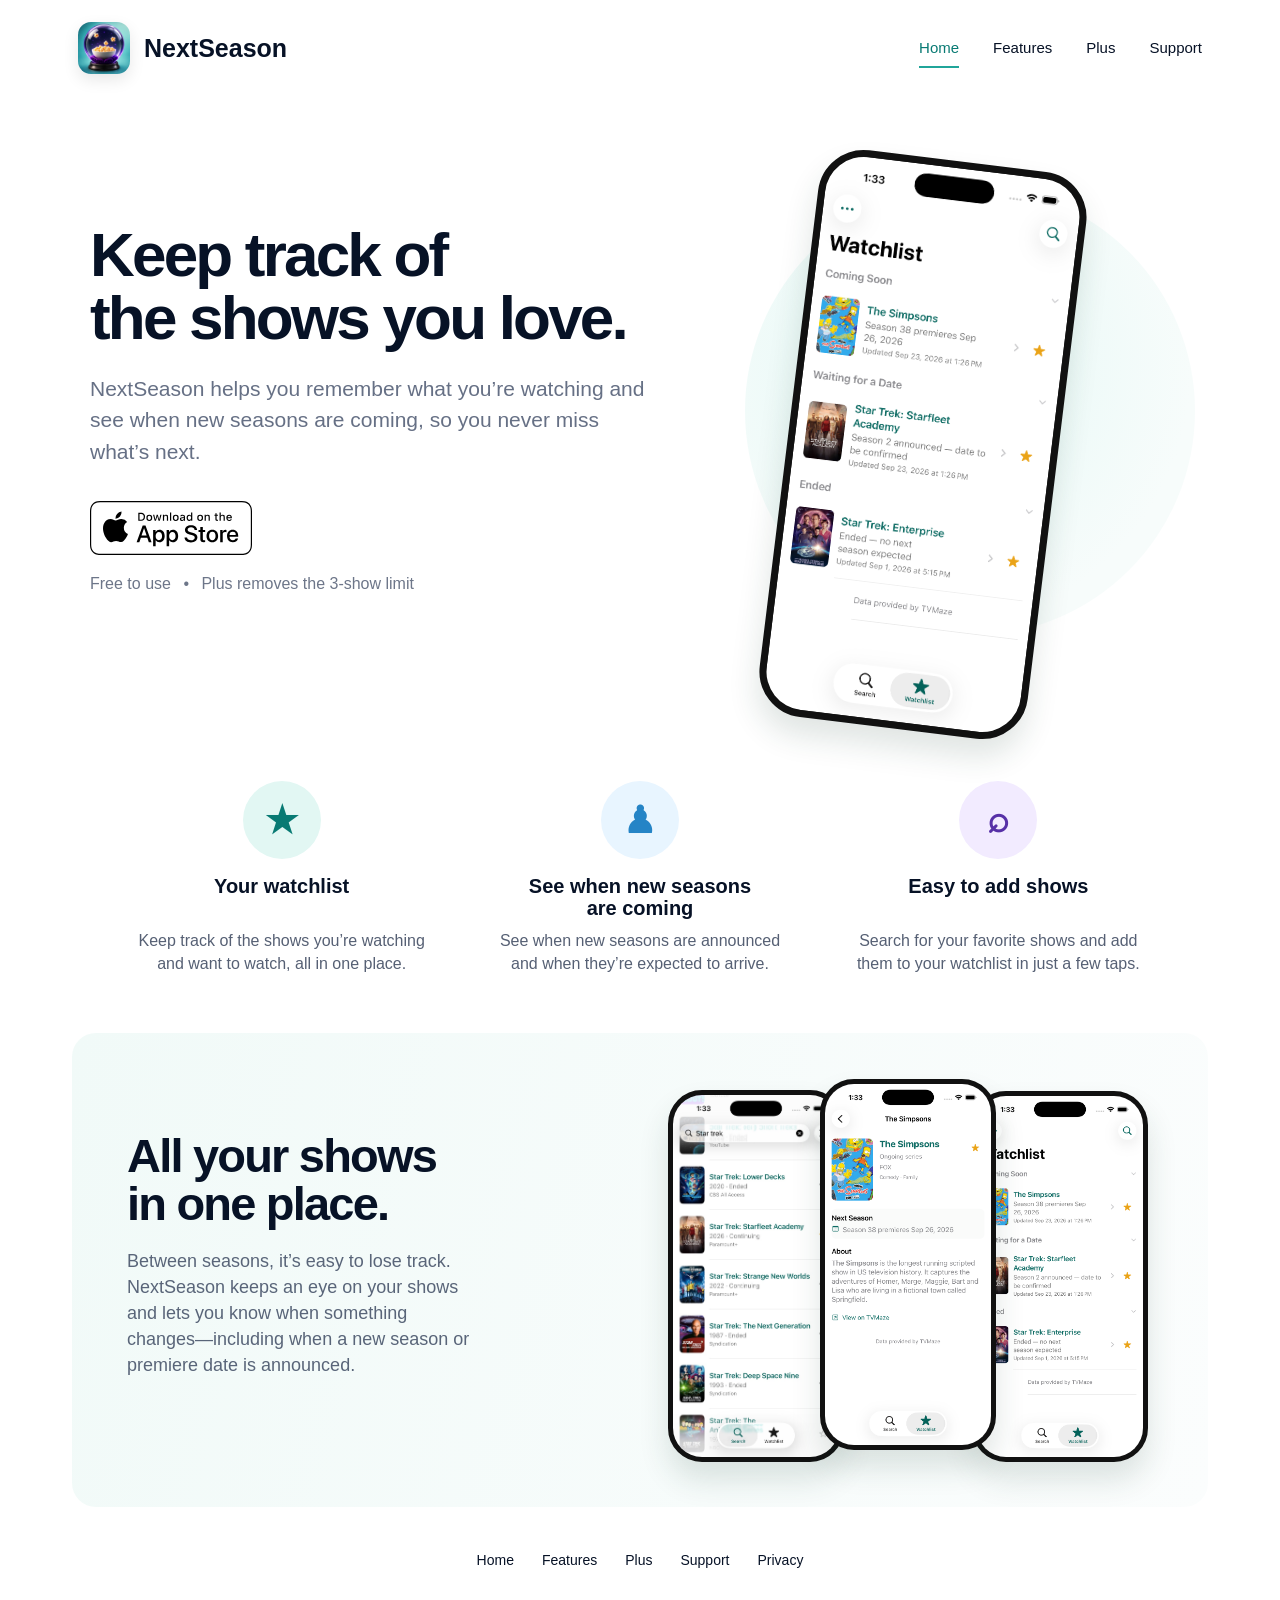
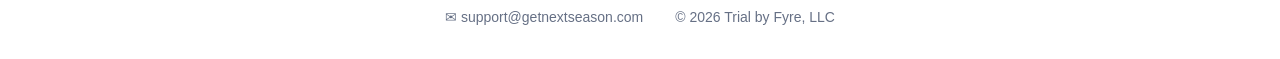
<file: index.html>
<!doctype html>
<html lang="en">
<head>
  <meta charset="utf-8">
  <meta name="viewport" content="width=device-width, initial-scale=1">
  <title>NextSeason — Never lose track of what comes next</title>
  <meta name="description" content="NextSeason helps you remember what you're watching and see when new seasons are coming.">
  <link rel="stylesheet" href="styles.css">
  
<link rel="icon" type="image/png" sizes="32x32" href="assets/favicon-32x32.png">
<link rel="icon" type="image/png" sizes="16x16" href="assets/favicon-16x16.png">
<link rel="shortcut icon" href="assets/favicon.ico">
<link rel="apple-touch-icon" sizes="180x180" href="assets/apple-touch-icon.png">
</head>
<body>
  <a class="skip-link" href="#main">Skip to content</a>
  <header class="site-header">
    <a class="brand" href="index.html" aria-label="NextSeason home">
      <img class="brand-icon" src="assets/nextseason-icon.jpeg" alt="">
      <span>NextSeason</span>
    </a>
    <nav aria-label="Primary navigation">
      <a class="active" aria-current="page" href="index.html">Home</a>
      <a href="features.html">Features</a>
      <a href="plus.html">Plus</a>
      <a href="support.html">Support</a>
    </nav>
  </header>

  <main id="main" tabindex="-1">
    <section class="hero">
      <div class="hero-copy">
        <h1>Keep track of<br>the shows you love.</h1>
        <p>NextSeason helps you remember what you’re watching and see when new seasons are coming, so you never miss what’s next.</p>
        <a class="official-store-badge" href="https://apps.apple.com/us/app/nextseason-tv/id6784502780" aria-label="Download NextSeason on the App Store">
          <img src="assets/Download_on_the_App_Store_Badge_US-UK_RGB_wht_092917.svg" alt="Download on the App Store">
        </a>
        <p class="fine-print">Free to use <span>•</span> Plus removes the 3-show limit</p>
      </div>
      <div class="hero-art" aria-label="NextSeason watchlist screenshot">
        <div class="mint-orb"></div>
        <div class="phone hero-phone"><img src="assets/watchlist.png" alt="NextSeason Watchlist showing shows that are coming soon, waiting for a date, and ended"></div>
      </div>
    </section>

    <section class="features" id="features">
      <article>
        <div class="feature-icon green" aria-hidden="true">★</div>
        <h2>Your watchlist</h2>
        <p>Keep track of the shows you’re watching and want to watch, all in one place.</p>
      </article>
      <article>
        <div class="feature-icon blue" aria-hidden="true">♟</div>
        <h2>See when new seasons<br>are coming</h2>
        <p>See when new seasons are announced and when they’re expected to arrive.</p>
      </article>
      <article>
        <div class="feature-icon purple" aria-hidden="true">⌕</div>
        <h2>Easy to add shows</h2>
        <p>Search for your favorite shows and add them to your watchlist in just a few taps.</p>
      </article>
    </section>

    <section class="showcase">
      <div class="showcase-copy">
        <h2>All your shows<br>in one place.</h2>
        <p>Between seasons, it’s easy to lose track. NextSeason keeps an eye on your shows and lets you know when something changes—including when a new season or premiere date is announced.</p>
      </div>
      <div class="phone-group" aria-label="NextSeason app screenshots">
        <div class="phone"><img src="assets/search-results.jpeg" alt="NextSeason search results for Star Trek"></div>
        <div class="phone raised"><img src="assets/show-detail.png" alt="NextSeason details for The Simpsons showing its next season premiere date"></div>
        <div class="phone"><img src="assets/watchlist.png" alt="NextSeason Watchlist"></div>
      </div>
    </section>
  </main>

  <footer>
    <div aria-hidden="true"></div>
    <nav aria-label="Footer navigation">
      <a href="index.html">Home</a>
      <a href="features.html">Features</a>
      <a href="plus.html">Plus</a>
      <a href="support.html">Support</a>
      <a href="privacy.html">Privacy</a>
    </nav>
    <div class="footer-contact">
      <a href="mailto:support@getnextseason.com"><span aria-hidden="true">✉</span> support@getnextseason.com</a>
      <p>© 2026 Trial by Fyre, LLC</p>
    </div>
  </footer>
</body>
</html>
</file>
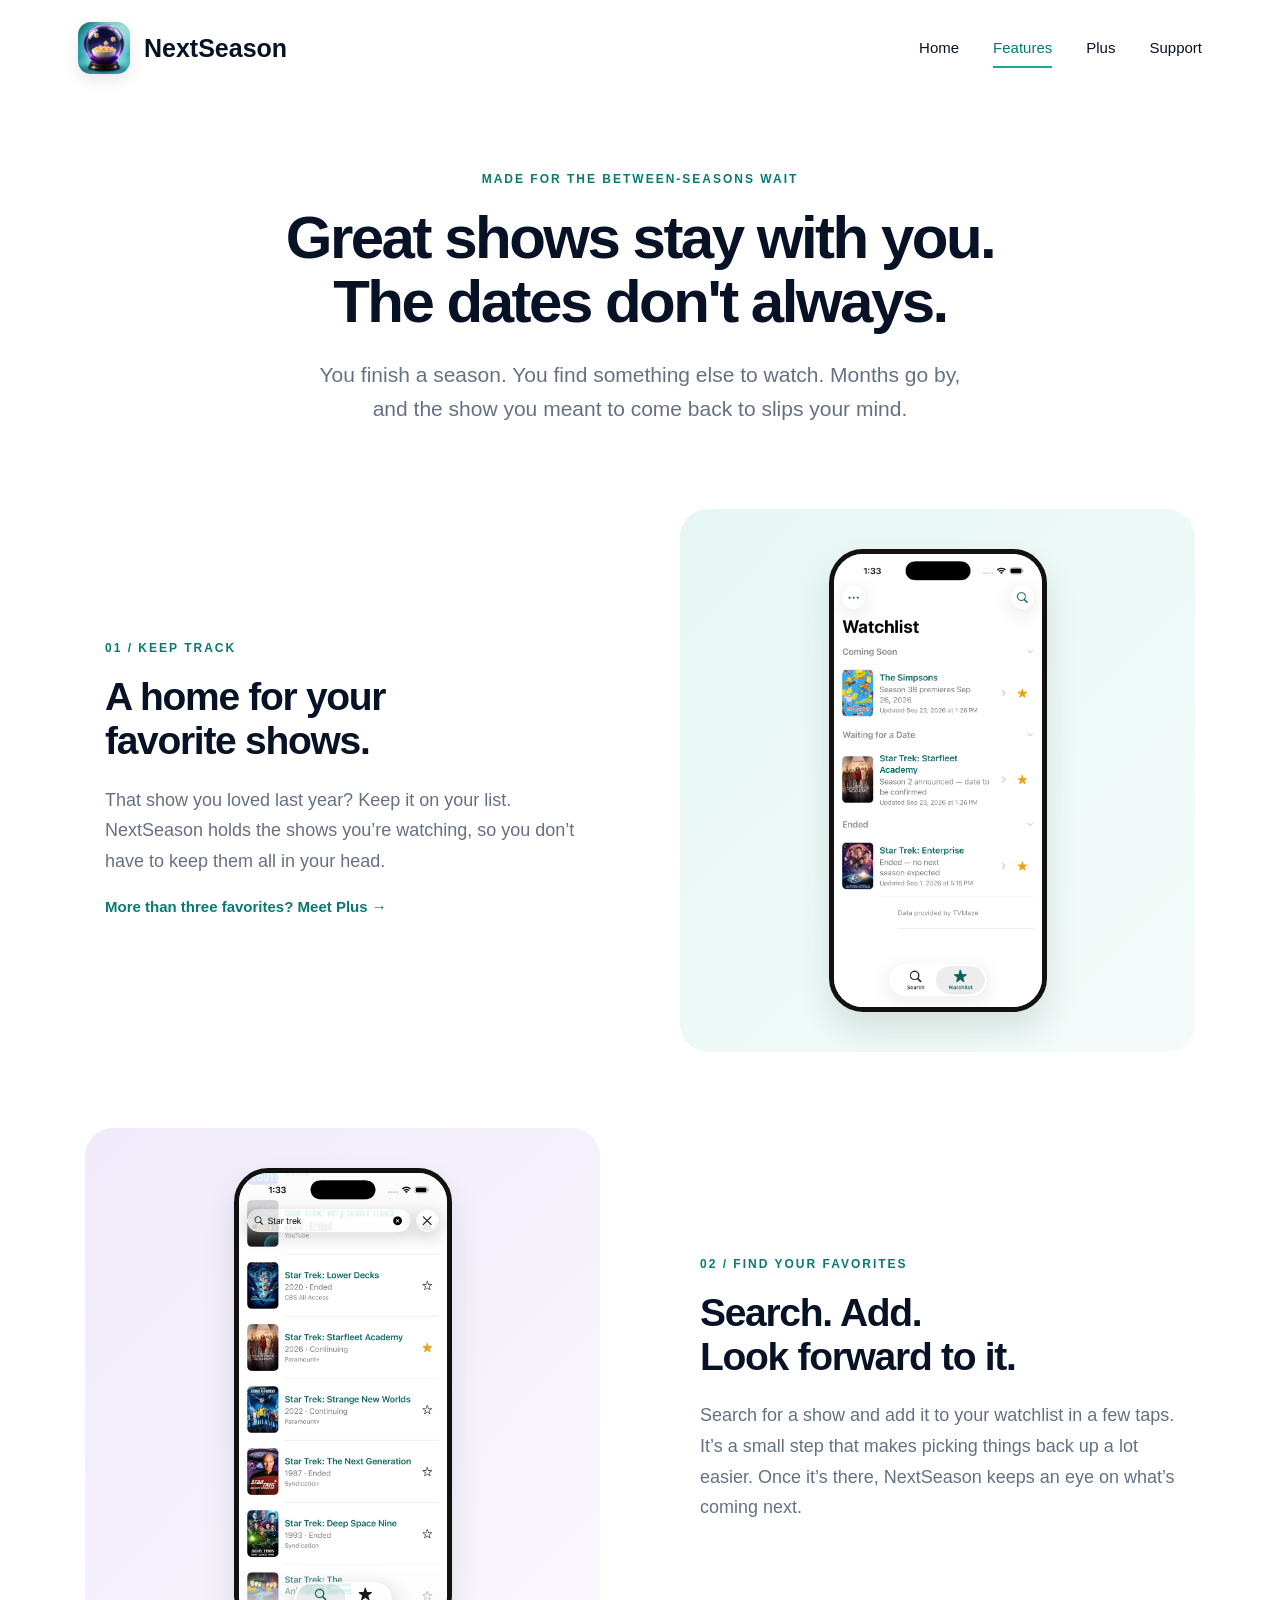
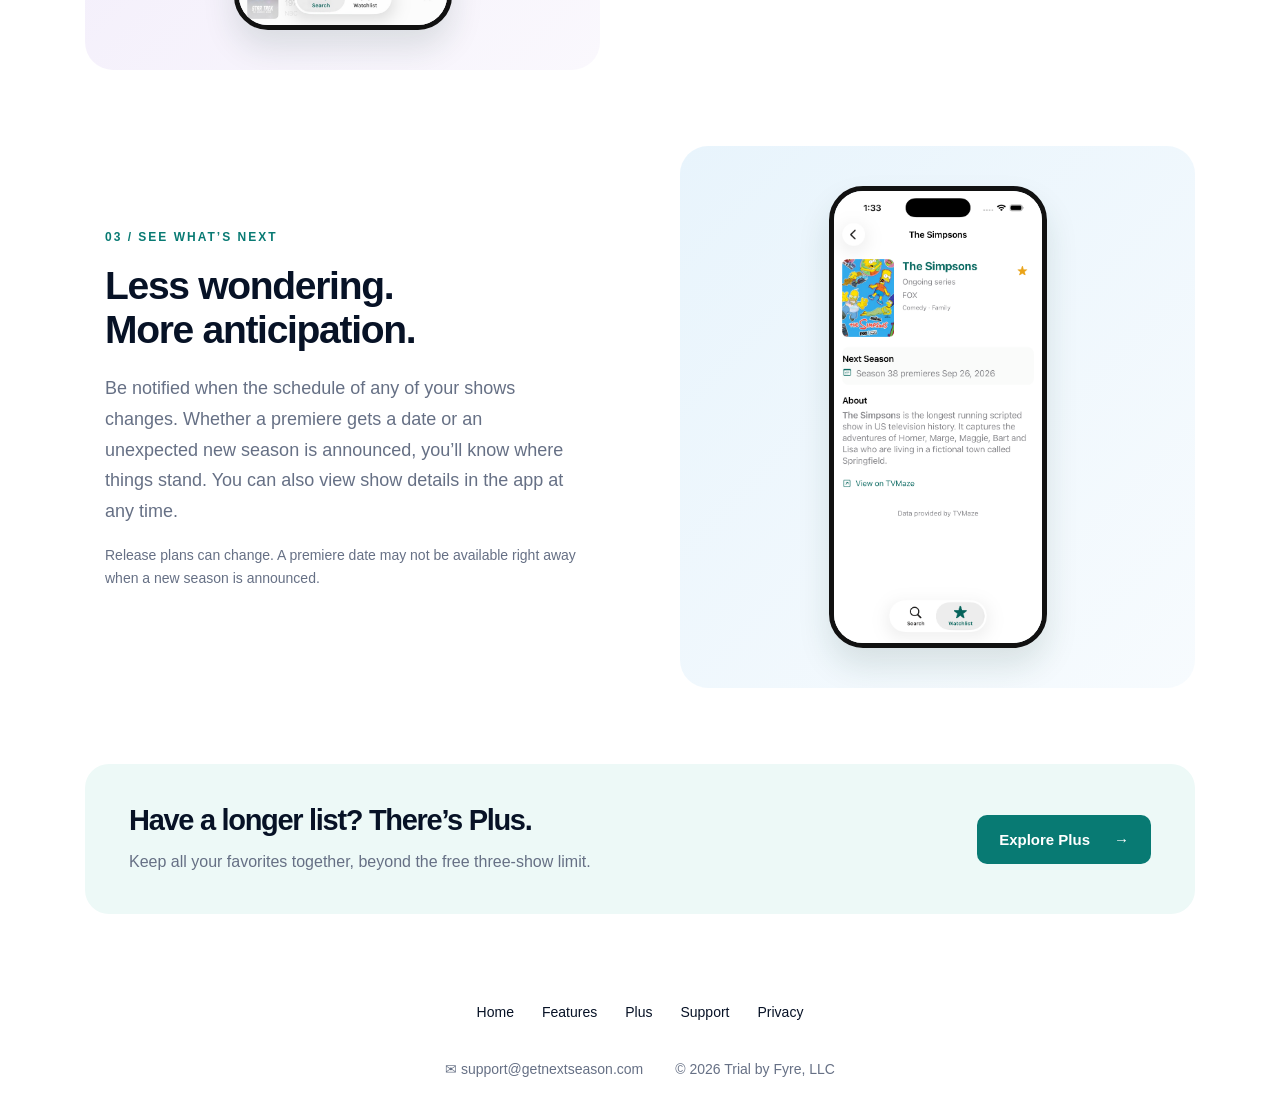
<file: features.html>
<!doctype html>
<html lang="en">
<head>
<meta charset="utf-8">
<meta name="viewport" content="width=device-width, initial-scale=1">
<title>Features — NextSeason</title>
<meta name="description" content="Keep track of the shows you love and get notified when new seasons are announced or premiere dates change.">
<link rel="stylesheet" href="styles.css">
  
<link rel="icon" type="image/png" sizes="32x32" href="assets/favicon-32x32.png">
<link rel="icon" type="image/png" sizes="16x16" href="assets/favicon-16x16.png">
<link rel="shortcut icon" href="assets/favicon.ico">
<link rel="apple-touch-icon" sizes="180x180" href="assets/apple-touch-icon.png">
</head>
<body>
<a class="skip-link" href="#main">Skip to content</a>
  <header class="site-header">
    <a class="brand" href="index.html" aria-label="NextSeason home">
      <img class="brand-icon" src="assets/nextseason-icon.jpeg" alt="">
      <span>NextSeason</span>
    </a>
    <nav aria-label="Primary navigation">
      <a href="index.html">Home</a>
      <a class="active" aria-current="page" href="features.html">Features</a>
      <a href="plus.html">Plus</a>
      <a href="support.html">Support</a>
    </nav>
  </header>

<main id="main" class="inner-page"><section class="page-intro"><p class="eyebrow">Made for the between-seasons wait</p><h1>Great shows stay with you.<br>The dates don't always.</h1><p class="lead">You finish a season. You find something else to watch. Months go by, and the show you meant to come back to slips your mind.</p></section>
<section class="feature-row"><div><p class="eyebrow">01 / Keep track</p><h2>A home for your<br>favorite shows.</h2><p>That show you loved last year? Keep it on your list. NextSeason holds the shows you’re watching, so you don’t have to keep them all in your head.</p><a class="text-link" href="plus.html">More than three favorites? Meet Plus →</a></div><div class="screenshot-panel mint"><div class="detail-phone"><img src="assets/watchlist.png" alt="Watchlist grouped into Coming Soon, Waiting for a Date, and Ended" loading="lazy"></div></div></section>
<section class="feature-row reverse"><div><p class="eyebrow">02 / Find your favorites</p><h2>Search. Add.<br>Look forward to it.</h2><p>Search for a show and add it to your watchlist in a few taps. It’s a small step that makes picking things back up a lot easier. Once it’s there, NextSeason keeps an eye on what’s coming next.</p></div><div class="screenshot-panel lilac"><div class="detail-phone"><img src="assets/search-results.jpeg" alt="NextSeason search results for Star Trek" loading="lazy"></div></div></section>
<section class="feature-row"><div><p class="eyebrow">03 / See what’s next</p><h2>Less wondering.<br>More anticipation.</h2><p>Be notified when the schedule of any of your shows changes. Whether a premiere gets a date or an unexpected new season is announced, you’ll know where things stand. You can also view show details in the app at any time.</p><p class="small-note">Release plans can change. A premiere date may not be available right away when a new season is announced.</p></div><div class="screenshot-panel sky"><div class="detail-phone"><img src="assets/show-detail.png" alt="Show details with next season and premiere information" loading="lazy"></div></div></section><section class="page-cta"><div><h2>Have a longer list? There’s Plus.</h2><p>Keep all your favorites together, beyond the free three-show limit.</p></div><a class="button" href="plus.html">Explore Plus <span aria-hidden="true">→</span></a></section></main>
  <footer>
    <div aria-hidden="true"></div>
    <nav aria-label="Footer navigation">
      <a href="index.html">Home</a>
      <a href="features.html">Features</a>
      <a href="plus.html">Plus</a>
      <a href="support.html">Support</a>
      <a href="privacy.html">Privacy</a>
    </nav>
    <div class="footer-contact">
      <a href="mailto:support@getnextseason.com"><span aria-hidden="true">✉</span> support@getnextseason.com</a>
      <p>© 2026 Trial by Fyre, LLC</p>
    </div>
  </footer>
</body>
</html>
</file>
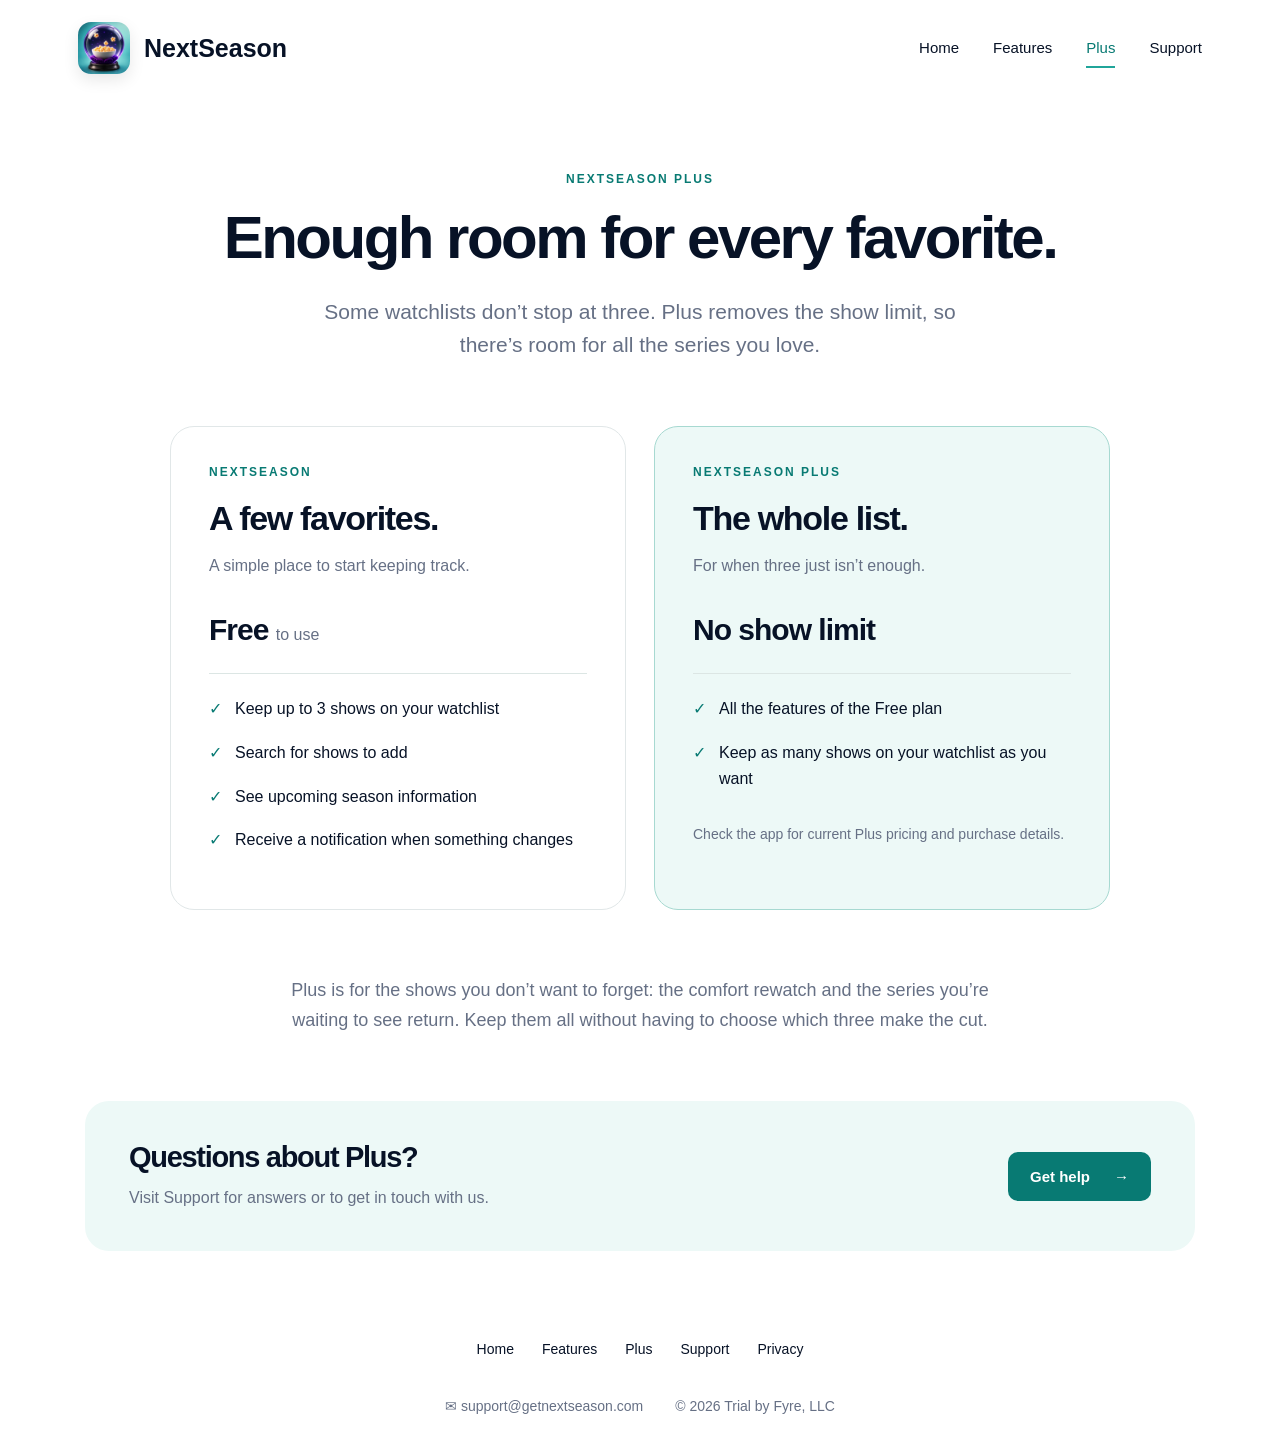
<file: plus.html>
<!doctype html>
<html lang="en">
<head>
<meta charset="utf-8">
<meta name="viewport" content="width=device-width, initial-scale=1">
<title>Plus — NextSeason</title>
<meta name="description" content="NextSeason Plus removes the three-show limit so you can keep a longer watchlist.">
<link rel="stylesheet" href="styles.css">
  
<link rel="icon" type="image/png" sizes="32x32" href="assets/favicon-32x32.png">
<link rel="icon" type="image/png" sizes="16x16" href="assets/favicon-16x16.png">
<link rel="shortcut icon" href="assets/favicon.ico">
<link rel="apple-touch-icon" sizes="180x180" href="assets/apple-touch-icon.png">
</head>
<body>
<a class="skip-link" href="#main">Skip to content</a>
  <header class="site-header">
    <a class="brand" href="index.html" aria-label="NextSeason home">
      <img class="brand-icon" src="assets/nextseason-icon.jpeg" alt="">
      <span>NextSeason</span>
    </a>
    <nav aria-label="Primary navigation">
      <a href="index.html">Home</a>
      <a href="features.html">Features</a>
      <a class="active" aria-current="page" href="plus.html">Plus</a>
      <a href="support.html">Support</a>
    </nav>
  </header>

<main id="main" class="inner-page"><section class="page-intro"><p class="eyebrow">NextSeason Plus</p><h1>Enough room for every favorite.</h1><p class="lead">Some watchlists don’t stop at three. Plus removes the show limit, so there’s room for all the series you love.</p></section>
<section class="plans" aria-label="Compare Free and Plus"><article class="plan"><p class="eyebrow">NextSeason</p><h2>A few favorites.</h2><p class="plan-summary">A simple place to start keeping track.</p><p class="plan-highlight">Free <span>to use</span></p><ul class="check-list"><li>Keep up to 3 shows on your watchlist</li><li>Search for shows to add</li><li>See upcoming season information</li><li>Receive a notification when something changes</li></ul></article><article class="plan featured-plan"><p class="eyebrow">NextSeason Plus</p><h2>The whole list.</h2><p class="plan-summary">For when three just isn’t enough.</p><p class="plan-highlight">No show limit</p><ul class="check-list"><li>All the features of the Free plan</li><li>Keep as many shows on your watchlist as you want</li></ul><p class="small-note">Check the app for current Plus pricing and purchase details.</p></article></section>
<section class="reading-section"><p>Plus is for the shows you don’t want to forget: the comfort rewatch and the series you’re waiting to see return. Keep them all without having to choose which three make the cut.</p></section><section class="page-cta"><div><h2>Questions about Plus?</h2><p>Visit Support for answers or to get in touch with us.</p></div><a class="button" href="support.html">Get help <span aria-hidden="true">→</span></a></section></main>
  <footer>
    <div aria-hidden="true"></div>
    <nav aria-label="Footer navigation">
      <a href="index.html">Home</a>
      <a href="features.html">Features</a>
      <a href="plus.html">Plus</a>
      <a href="support.html">Support</a>
      <a href="privacy.html">Privacy</a>
    </nav>
    <div class="footer-contact">
      <a href="mailto:support@getnextseason.com"><span aria-hidden="true">✉</span> support@getnextseason.com</a>
      <p>© 2026 Trial by Fyre, LLC</p>
    </div>
  </footer>
</body>
</html>
</file>
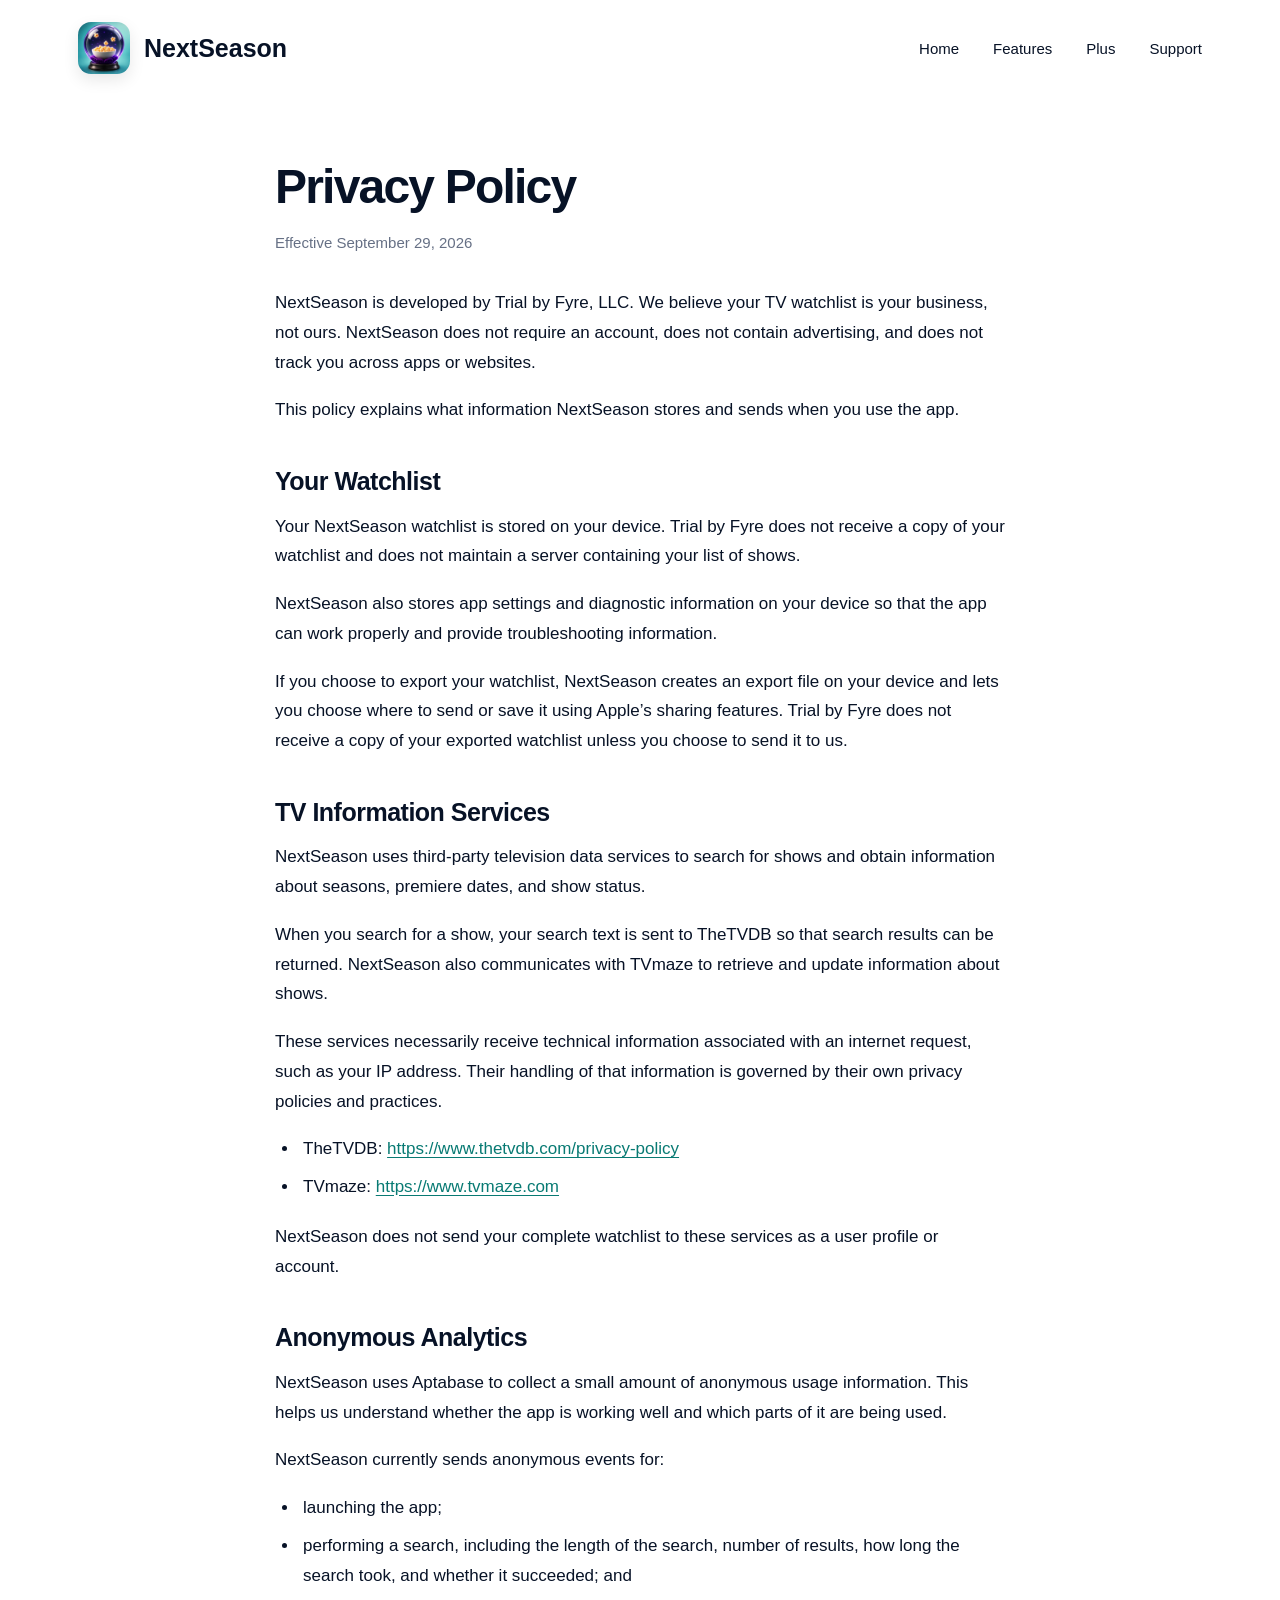
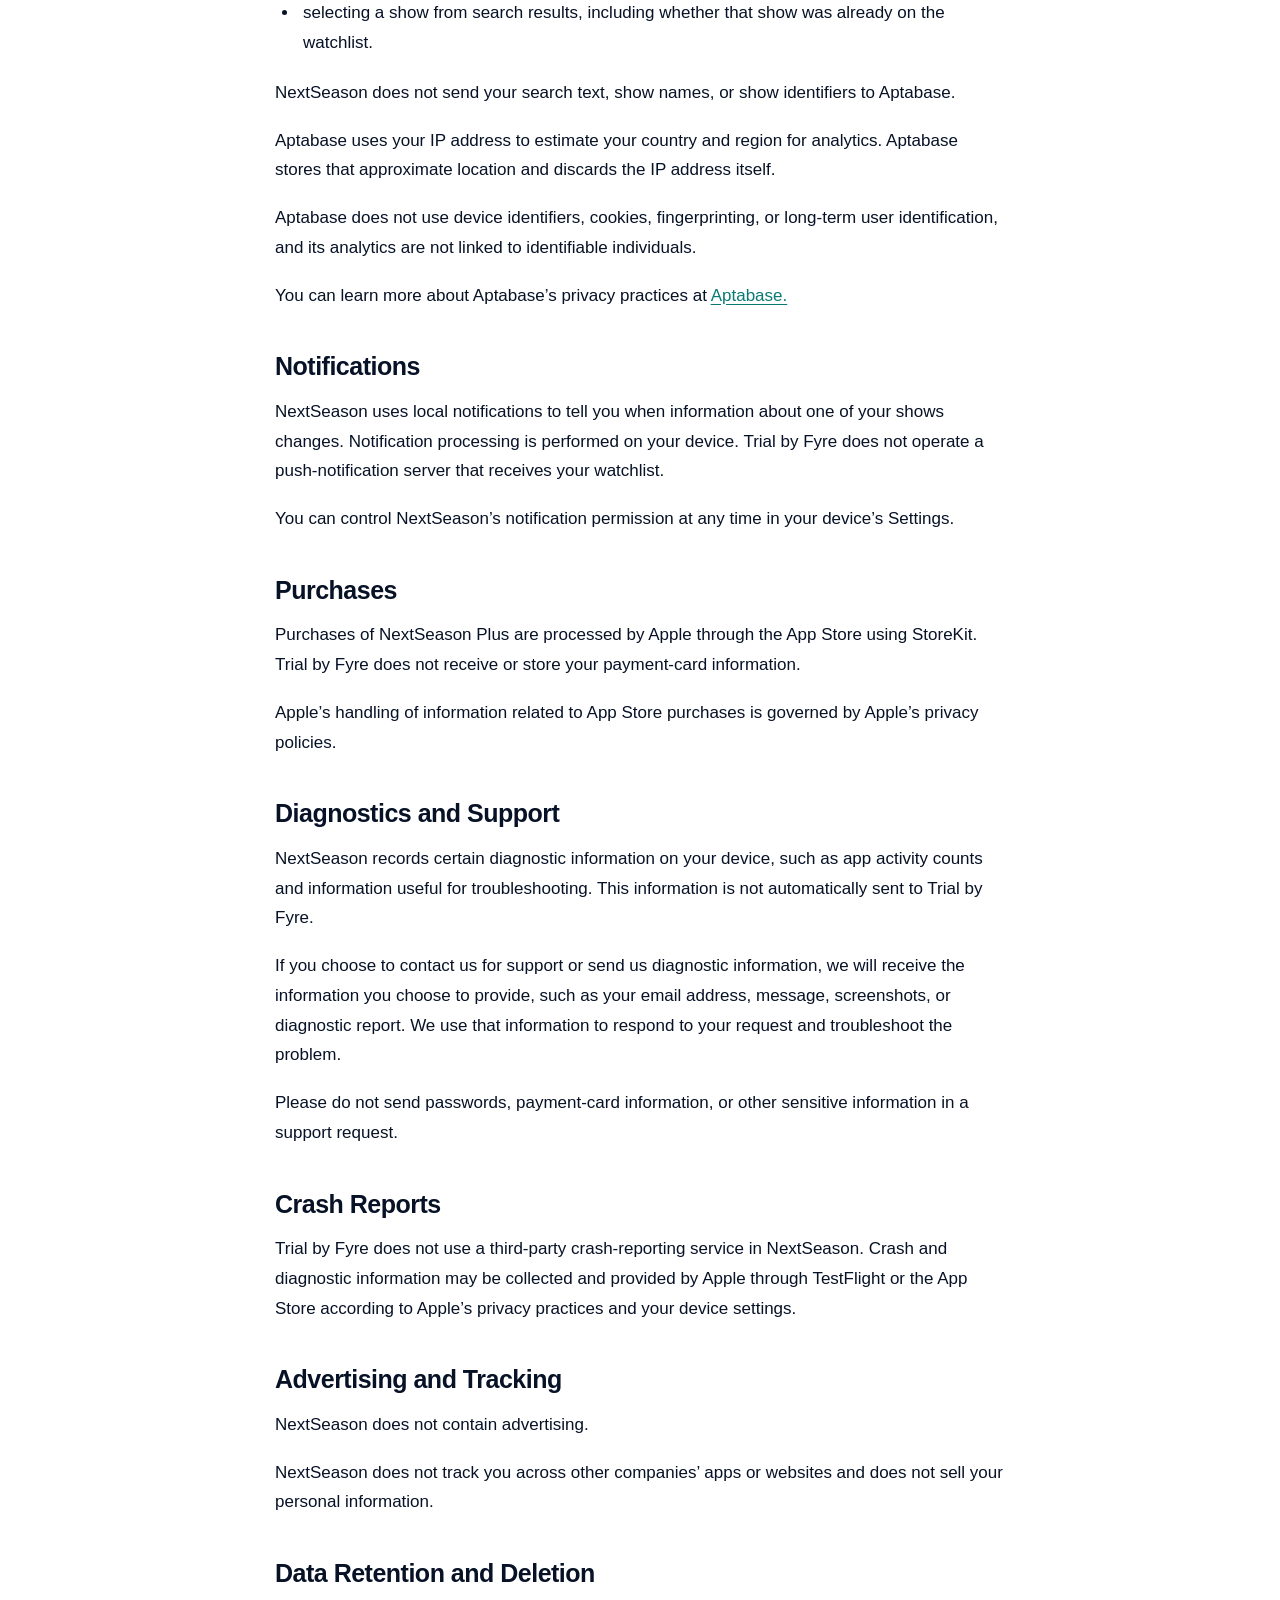
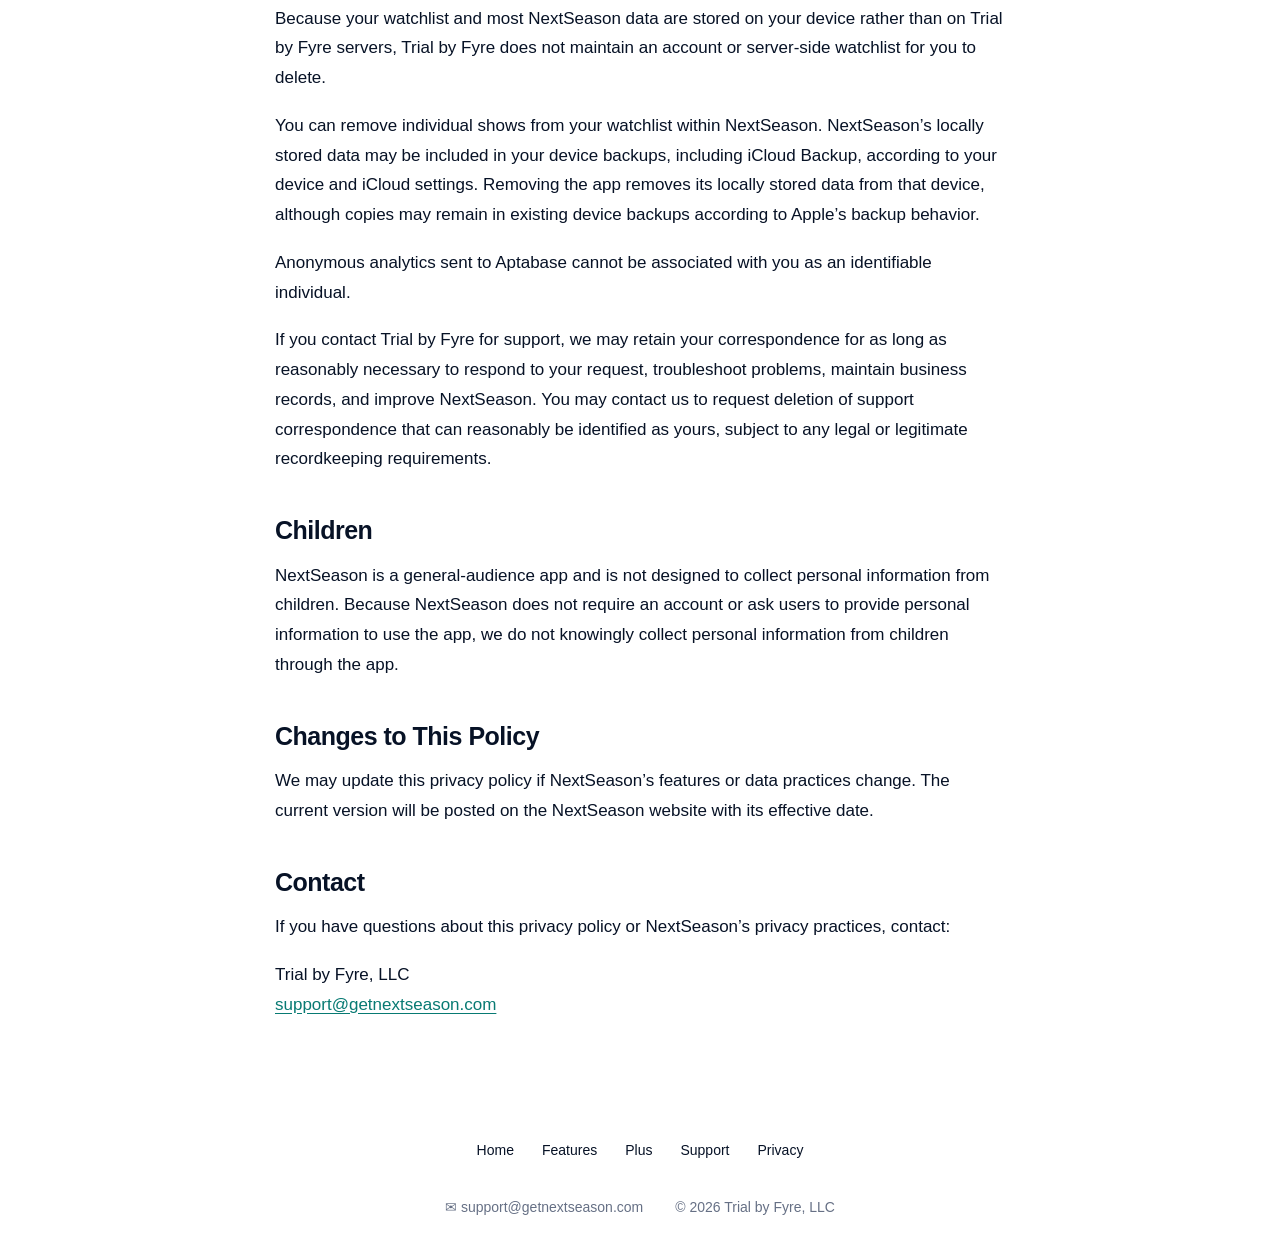
<file: privacy.html>
<!doctype html>
<html lang="en">
<head>
<meta charset="utf-8">
<meta name="viewport" content="width=device-width, initial-scale=1">
<title>Privacy Policy — NextSeason</title>
<meta name="description" content="How NextSeason stores and uses information, including your watchlist, anonymous analytics, and support requests.">
<link rel="stylesheet" href="styles.css">
  
<link rel="icon" type="image/png" sizes="32x32" href="assets/favicon-32x32.png">
<link rel="icon" type="image/png" sizes="16x16" href="assets/favicon-16x16.png">
<link rel="shortcut icon" href="assets/favicon.ico">
<link rel="apple-touch-icon" sizes="180x180" href="assets/apple-touch-icon.png">
</head>
<body>
<a class="skip-link" href="#main">Skip to content</a>
  <header class="site-header">
    <a class="brand" href="index.html" aria-label="NextSeason home">
      <img class="brand-icon" src="assets/nextseason-icon.jpeg" alt="">
      <span>NextSeason</span>
    </a>
    <nav aria-label="Primary navigation">
      <a href="index.html">Home</a>
      <a href="features.html">Features</a>
      <a href="plus.html">Plus</a>
      <a href="support.html">Support</a>
    </nav>
  </header>

<main id="main" class="legal-page">
  <article aria-labelledby="policy-title">
<h1 id="policy-title">Privacy Policy</h1>
<p class="policy-date">Effective September 29, 2026</p>
<p>NextSeason is developed by Trial by Fyre, LLC. We believe your TV watchlist is your business, not ours. NextSeason does not require an account, does not contain advertising, and does not track you across apps or websites.</p>
<p>This policy explains what information NextSeason stores and sends when you use the app.</p>
<h2>Your Watchlist</h2>
<p>Your NextSeason watchlist is stored on your device. Trial by Fyre does not receive a copy of your watchlist and does not maintain a server containing your list of shows.</p>
<p>NextSeason also stores app settings and diagnostic information on your device so that the app can work properly and provide troubleshooting information.</p>
<p>If you choose to export your watchlist, NextSeason creates an export file on your device and lets you choose where to send or save it using Apple’s sharing features. Trial by Fyre does not receive a copy of your exported watchlist unless you choose to send it to us.</p>
<h2>TV Information Services</h2>
<p>NextSeason uses third-party television data services to search for shows and obtain information about seasons, premiere dates, and show status.</p>
<p>When you search for a show, your search text is sent to TheTVDB so that search results can be returned. NextSeason also communicates with TVmaze to retrieve and update information about shows.</p>
<p>These services necessarily receive technical information associated with an internet request, such as your IP address. Their handling of that information is governed by their own privacy policies and practices.</p>
<ul>
  <li>TheTVDB: <a href="https://www.thetvdb.com/privacy-policy">https://www.thetvdb.com/privacy-policy</a></li>
  <li>TVmaze: <a href="https://www.tvmaze.com">https://www.tvmaze.com</a></li>
</ul>
<p>NextSeason does not send your complete watchlist to these services as a user profile or account.</p>
<h2>Anonymous Analytics</h2>
<p>NextSeason uses Aptabase to collect a small amount of anonymous usage information. This helps us understand whether the app is working well and which parts of it are being used.</p>
<p>NextSeason currently sends anonymous events for:</p>
<ul>
  <li>launching the app;</li>
  <li>performing a search, including the length of the search, number of results, how long the search took, and whether it succeeded; and</li>
  <li>selecting a show from search results, including whether that show was already on the watchlist.</li>
</ul>
<p>NextSeason does not send your search text, show names, or show identifiers to Aptabase.</p>
<p>Aptabase uses your IP address to estimate your country and region for analytics. Aptabase stores that approximate location and discards the IP address itself.</p>
<p>Aptabase does not use device identifiers, cookies, fingerprinting, or long-term user identification, and its analytics are not linked to identifiable individuals.</p>
<p>You can learn more about Aptabase’s privacy practices at <a href="https://aptabase.com">Aptabase.</a></p>
<h2>Notifications</h2>
<p>NextSeason uses local notifications to tell you when information about one of your shows changes. Notification processing is performed on your device. Trial by Fyre does not operate a push-notification server that receives your watchlist.</p>
<p>You can control NextSeason’s notification permission at any time in your device’s Settings.</p>
<h2>Purchases</h2>
<p>Purchases of NextSeason Plus are processed by Apple through the App Store using StoreKit. Trial by Fyre does not receive or store your payment-card information.</p>
<p>Apple’s handling of information related to App Store purchases is governed by Apple’s privacy policies.</p>
<h2>Diagnostics and Support</h2>
<p>NextSeason records certain diagnostic information on your device, such as app activity counts and information useful for troubleshooting. This information is not automatically sent to Trial by Fyre.</p>
<p>If you choose to contact us for support or send us diagnostic information, we will receive the information you choose to provide, such as your email address, message, screenshots, or diagnostic report. We use that information to respond to your request and troubleshoot the problem.</p>
<p>Please do not send passwords, payment-card information, or other sensitive information in a support request.</p>
<h2>Crash Reports</h2>
<p>Trial by Fyre does not use a third-party crash-reporting service in NextSeason. Crash and diagnostic information may be collected and provided by Apple through TestFlight or the App Store according to Apple’s privacy practices and your device settings.</p>
<h2>Advertising and Tracking</h2>
<p>NextSeason does not contain advertising.</p>
<p>NextSeason does not track you across other companies’ apps or websites and does not sell your personal information.</p>
<h2>Data Retention and Deletion</h2>
<p>Because your watchlist and most NextSeason data are stored on your device rather than on Trial by Fyre servers, Trial by Fyre does not maintain an account or server-side watchlist for you to delete.</p>
<p>You can remove individual shows from your watchlist within NextSeason. NextSeason’s locally stored data may be included in your device backups, including iCloud Backup, according to your device and iCloud settings. Removing the app removes its locally stored data from that device, although copies may remain in existing device backups according to Apple’s backup behavior.</p>
<p>Anonymous analytics sent to Aptabase cannot be associated with you as an identifiable individual.</p>
<p>If you contact Trial by Fyre for support, we may retain your correspondence for as long as reasonably necessary to respond to your request, troubleshoot problems, maintain business records, and improve NextSeason. You may contact us to request deletion of support correspondence that can reasonably be identified as yours, subject to any legal or legitimate recordkeeping requirements.</p>
<h2>Children</h2>
<p>NextSeason is a general-audience app and is not designed to collect personal information from children. Because NextSeason does not require an account or ask users to provide personal information to use the app, we do not knowingly collect personal information from children through the app.</p>
<h2>Changes to This Policy</h2>
<p>We may update this privacy policy if NextSeason’s features or data practices change. The current version will be posted on the NextSeason website with its effective date.</p>
<h2>Contact</h2>
<p>If you have questions about this privacy policy or NextSeason’s privacy practices, contact:</p>
<p>Trial by Fyre, LLC<br><a href="mailto:support@getnextseason.com">support@getnextseason.com</a></p>
  </article>
</main>
  <footer>
    <div aria-hidden="true"></div>
    <nav aria-label="Footer navigation">
      <a href="index.html">Home</a>
      <a href="features.html">Features</a>
      <a href="plus.html">Plus</a>
      <a href="support.html">Support</a>
      <a href="privacy.html" aria-current="page">Privacy</a>
    </nav>
    <div class="footer-contact">
      <a href="mailto:support@getnextseason.com"><span aria-hidden="true">✉</span> support@getnextseason.com</a>
      <p>© 2026 Trial by Fyre, LLC</p>
    </div>
  </footer>
</body>
</html>
</file>
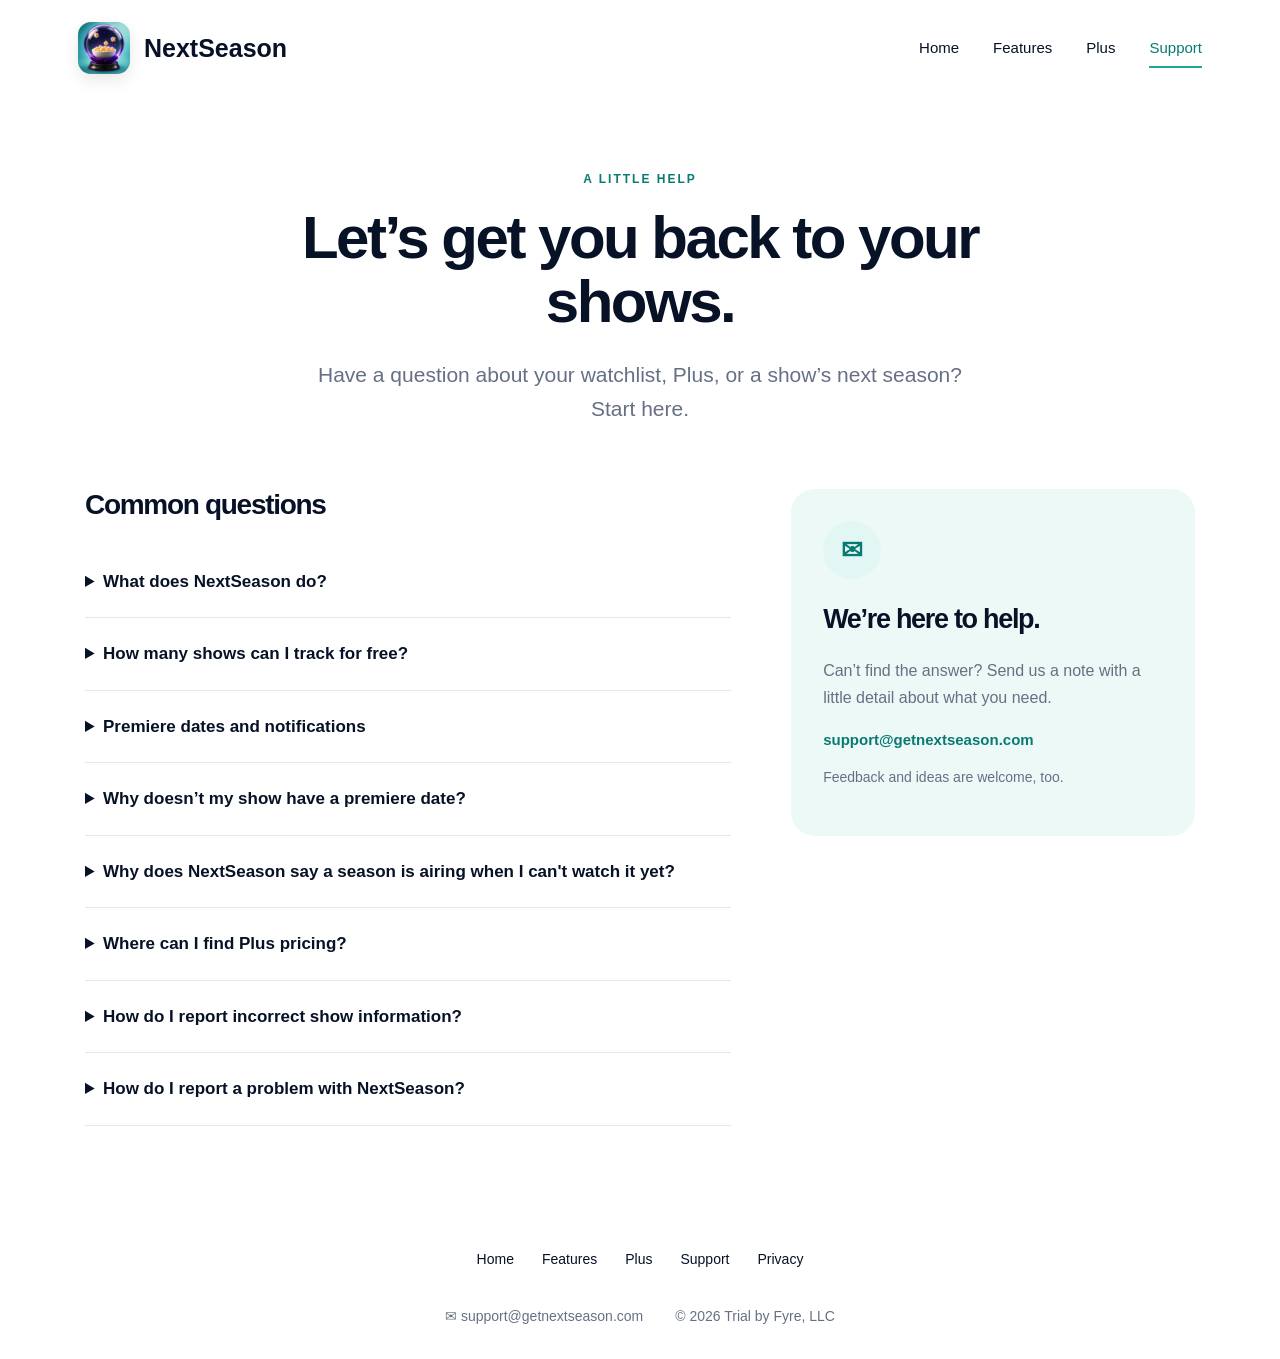
<file: support.html>
<!doctype html>
<html lang="en">
<head>
<meta charset="utf-8">
<meta name="viewport" content="width=device-width, initial-scale=1">
<title>Support — NextSeason</title>
<meta name="description" content="Find answers to common NextSeason questions and contact support.">
<link rel="stylesheet" href="styles.css">
  
<link rel="icon" type="image/png" sizes="32x32" href="assets/favicon-32x32.png">
<link rel="icon" type="image/png" sizes="16x16" href="assets/favicon-16x16.png">
<link rel="shortcut icon" href="assets/favicon.ico">
<link rel="apple-touch-icon" sizes="180x180" href="assets/apple-touch-icon.png">
</head>
<body>
<a class="skip-link" href="#main">Skip to content</a>
  <header class="site-header">
    <a class="brand" href="index.html" aria-label="NextSeason home">
      <img class="brand-icon" src="assets/nextseason-icon.jpeg" alt="">
      <span>NextSeason</span>
    </a>
    <nav aria-label="Primary navigation">
      <a href="index.html">Home</a>
      <a href="features.html">Features</a>
      <a href="plus.html">Plus</a>
      <a class="active" aria-current="page" href="support.html">Support</a>
    </nav>
  </header>

<main id="main" class="inner-page"><section class="page-intro"><p class="eyebrow">A little help</p><h1>Let’s get you back to your shows.</h1><p class="lead">Have a question about your watchlist, Plus, or a show’s next season? Start here.</p></section><section class="support-layout"><div class="faq"><h2>Common questions</h2>
<details><summary>What does NextSeason do?</summary><div class="faq-answer"><p>NextSeason helps you keep track of the shows you’re watching and notifies you when new seasons are announced, premiere dates become available, or other important information changes.</p></div></details>
<details><summary>How many shows can I track for free?</summary><div class="faq-answer"><p>You can keep up to three shows on your watchlist for free. NextSeason Plus removes that limit. <a href="plus.html">Learn about Plus</a>.</p></div></details>
<details><summary>Premiere dates and notifications</summary><div class="faq-answer"><p>NextSeason uses third-party TV listings. Premiere dates can be missing, inaccurate, or change after they’re announced. Dates generally reflect the original broadcast and may differ from when a season is available in your country or on your streaming service.</p><p>Alerts depend on when updated listings become available, when iOS lets NextSeason check in the background, and your notification settings. An alert may arrive late or may not appear. Opening NextSeason occasionally helps keep your watchlist up to date.</p></div></details>
<details><summary>Why doesn’t my show have a premiere date?</summary><div class="faq-answer"><p>A new season may not have an announced date yet, or the date may change after it is announced.</p></div></details>
<details><summary>Why does NextSeason say a season is airing when I can't watch it yet?</summary><div class="faq-answer"><p>NextSeason uses the show's original broadcast schedule. A season may begin airing in one country before it becomes available elsewhere or on streaming services. NextSeason shows the original broadcaster when that information is available, but it doesn't currently track availability by country or streaming service.</p></div></details>
<details><summary>Where can I find Plus pricing?</summary><div class="faq-answer"><p><a href="plus.html">Learn about Plus</a> explains everything about Plus, including pricing.</p></div></details>
<details><summary>How do I report incorrect show information?</summary><div class="faq-answer"><p>Email support@getnextseason.com with the show’s name and what looks wrong. If you have a link to the broadcaster’s announcement or schedule, include it. If you’ve confirmed the error is in the source listing, you can request a correction through <a href="https://support.thetvdb.com/">TheTVDB Support</a> or <a href="https://www.tvmaze.com/threads/2677/edit-requests">TVmaze’s Edit Requests forum</a>.</p></div></details>
<details><summary>How do I report a problem with NextSeason?</summary><div class="faq-answer"><p>Email <a href="mailto:support@getnextseason.com">support@getnextseason.com</a>. Include the show’s name or a description of what happened. For an app issue, your device model, app version, and a screenshot can help us understand the problem. Please leave out passwords and payment details.</p></div></details></div><aside class="contact-card"><div class="feature-icon green" aria-hidden="true">✉</div><h2>We’re here to help.</h2><p>Can’t find the answer? Send us a note with a little detail about what you need.</p><a class="text-link" href="mailto:support@getnextseason.com">support@getnextseason.com</a><p class="small-note">Feedback and ideas are welcome, too.</p></aside></section></main>
  <footer>
    <div aria-hidden="true"></div>
    <nav aria-label="Footer navigation">
      <a href="index.html">Home</a>
      <a href="features.html">Features</a>
      <a href="plus.html">Plus</a>
      <a href="support.html">Support</a>
      <a href="privacy.html">Privacy</a>
    </nav>
    <div class="footer-contact">
      <a href="mailto:support@getnextseason.com"><span aria-hidden="true">✉</span> support@getnextseason.com</a>
      <p>© 2026 Trial by Fyre, LLC</p>
    </div>
  </footer>
</body>
</html>
</file>
<file: styles.css>
*{box-sizing:border-box} :root{--ink:#071226;--muted:#667085;--teal:#087a73;--mint:#edf9f7}
html{scroll-behavior:smooth} body{margin:0;background:#fff;color:var(--ink);font-family:-apple-system,BlinkMacSystemFont,"SF Pro Display","SF Pro Text",Inter,Arial,sans-serif}
a{color:inherit;text-decoration:none}.site-header,main,footer{max-width:1180px;margin:auto}.site-header{height:96px;display:grid;grid-template-columns:1fr auto 1fr;align-items:center;padding:0 28px;gap:32px}
.brand{display:flex;align-items:center;gap:14px;font-weight:760;font-size:25px;white-space:nowrap}.brand-mark{width:52px;height:52px;border-radius:13px;background:linear-gradient(145deg,#24bd61,#07814e);display:grid;place-items:center;box-shadow:0 6px 16px #0a8f5030}.tv{width:25px;height:20px;border:2px solid white;border-radius:5px;position:relative}.tv:before,.tv:after{content:"";position:absolute;top:-7px;width:9px;height:2px;background:white}.tv:before{left:4px;transform:rotate(38deg)}.tv:after{right:4px;transform:rotate(-38deg)}
nav{display:flex;gap:34px;font-size:15px}nav a{padding:10px 0}nav .active{color:#087a73;border-bottom:2px solid #20a59a}.site-header>.store-badge{justify-self:end}
.store-badge{display:inline-flex;align-items:center;gap:10px;background:#050505;color:white;border-radius:9px;padding:8px 14px;font-weight:650;font-size:24px;line-height:.9;box-shadow:0 2px 5px #0002}.store-badge small{display:block;font-size:10px;font-weight:500;line-height:1.15}.store-badge.small{font-size:17px;padding:7px 11px}.store-badge.small small{font-size:8px}.apple{font-size:25px;line-height:1;color:white}
.hero{min-height:590px;display:grid;grid-template-columns:1.02fr .98fr;align-items:center;padding:45px 35px 10px}.hero-copy{padding-left:5px;z-index:2}.hero h1{font-size:62px;line-height:1.02;letter-spacing:-2.8px;margin:0 0 24px;max-width:620px}.hero-copy>p:not(.fine-print){font-size:21px;line-height:1.5;color:var(--muted);max-width:590px;margin:0 0 34px}.fine-print{font-size:16px;color:#6d7689;margin-top:16px}.fine-print span{padding:0 8px}.hero-art{height:550px;position:relative;display:grid;place-items:center}.mint-orb{position:absolute;width:450px;height:450px;border-radius:50%;background:radial-gradient(circle at 40% 40%,#e4f8f5,#f7fcfb 70%);right:0;top:45px}.phone{position:relative;background:#111;border:5px solid #111;border-radius:38px;overflow:hidden;box-shadow:0 18px 30px #1b443023;width:235px;aspect-ratio:800/1800}.phone img{width:100%;height:100%;object-fit:cover;display:block}.hero-phone{width:285px;transform:rotate(7deg);border-width:7px;border-radius:46px}
.features{display:grid;grid-template-columns:repeat(3,1fr);gap:55px;text-align:center;padding:80px 80px 58px}.features article{max-width:300px;margin:0 auto}.feature-icon{width:78px;height:78px;border-radius:50%;display:grid;place-items:center;margin:0 auto 16px;font-size:37px;font-weight:800}.green{background:#e2f7f3;color:#087a73}.blue{background:#e8f5ff;color:#2584c6}.purple{background:#f2ebff;color:#5730a7}.features h2{font-size:20px;line-height:1.1;min-height:2.2em;margin:0 0 10px}.features p{font-size:16px;line-height:1.45;color:#566074;margin:0}
.showcase{margin:0 22px 0;border-radius:24px;background:linear-gradient(105deg,#f1faf8,#fbfdfd);min-height:440px;display:grid;grid-template-columns:34% 66%;align-items:center;padding:45px 55px;overflow:hidden}.showcase-copy{align-self:center}.showcase h2{font-size:47px;line-height:1.02;letter-spacing:-1.8px;margin:0 0 20px}.showcase-copy p{font-size:18px;line-height:1.45;color:#596579;max-width:350px;margin:0 0 30px}.phone-group{display:flex;align-items:flex-end;justify-content:flex-end;gap:12px;height:395px;padding-right:5px}.phone-group .phone{width:176px;border-radius:34px}.phone-group .raised{transform:translateY(-12px)}
footer{height:110px;display:grid;grid-template-columns:1fr auto 1fr;align-items:center;padding:0 28px;gap:25px}footer .brand{font-size:22px}footer .brand-mark{width:44px;height:44px}footer nav{gap:28px;font-size:14px}footer>.store-badge{justify-self:end}
@media(max-width:900px){.site-header{grid-template-columns:1fr auto}.site-header nav{display:none}.hero{grid-template-columns:1fr;padding-top:55px}.hero-copy{text-align:center}.hero h1{font-size:50px;margin-inline:auto}.hero-copy>p:not(.fine-print){margin-inline:auto}.hero-art{height:500px}.features{padding-inline:25px;gap:25px}.showcase{grid-template-columns:1fr;padding:45px 25px}.showcase-copy{text-align:center}.showcase-copy p{margin-inline:auto}.phone-group{justify-content:center;margin-top:35px}.phone-group .phone{width:162px}footer{grid-template-columns:1fr auto}footer nav{display:none}}
@media(max-width:620px){.site-header{height:80px;padding:0 18px}.brand{font-size:20px}.brand-mark{width:42px;height:42px}.site-header>.store-badge{display:none}.hero{padding:35px 20px 0;min-height:0}.hero h1{font-size:42px;letter-spacing:-1.7px}.hero-copy>p:not(.fine-print){font-size:18px}.hero-art{height:450px}.hero-phone{width:245px}.mint-orb{width:330px;height:330px;right:50%;transform:translateX(50%)}.features{grid-template-columns:1fr;padding:30px 30px 55px;gap:40px}.showcase{margin:0;display:block}.showcase h2{font-size:40px}.phone-group{height:auto;gap:7px;align-items:flex-end}.phone-group .phone{width:26.6%;border-width:3px;border-radius:22px}.phone-group .raised{transform:none}footer{height:90px;padding:0 18px}footer>.store-badge{display:none}}

.brand-icon{
  width:52px;
  height:52px;
  border-radius:13px;
  object-fit:cover;
  display:block;
  box-shadow:0 6px 16px #00000018;
}
footer .brand-icon{width:44px;height:44px;border-radius:11px}
@media(max-width:620px){.brand-icon{width:42px;height:42px;border-radius:10px}}

.official-store-badge{
  display:inline-block;
  line-height:0;
}
.official-store-badge img{
  display:block;
  height:54px;
  width:auto;
}
@media(max-width:620px){
  .official-store-badge img{height:48px}
}

/* Preserve the real screenshot width in the hero instead of covering its edges
   with the prototype's heavy fake phone bezel. */
.hero-phone{
  width:315px;
  border-width:3px;
  border-radius:42px;
}
@media(max-width:620px){
  .hero-phone{width:270px;border-width:3px}
}

/* Hero phone correction:
   - don't force the screenshot into the generic .phone aspect ratio (which crops it)
   - restore a substantial bezel
   - size/position the phone independently so it stays below the header */
.hero-art{
  align-items:start;
  padding-top:42px;
}
.hero-phone{
  width:300px;
  aspect-ratio:auto;
  height:auto;
  border:7px solid #111;
  border-radius:46px;
  overflow:hidden;
  transform:rotate(7deg);
}
.hero-phone img{
  width:100%;
  height:auto;
  object-fit:contain;
  display:block;
}
@media(max-width:620px){
  .hero-phone{
    width:255px;
    border-width:6px;
    border-radius:40px;
  }
}

/* Slightly reduce the hero phone while preserving its corrected proportions,
   bezel, angle, and uncropped screenshot. */
.hero-phone{
  width:270px;
}
@media(max-width:620px){
  .hero-phone{width:235px}
}

/* With the smaller phone, bring it slightly higher within the hero. */
.hero-art{
  padding-top:18px;
}

/* Preserve the real showcase screenshots' natural proportions, as in the hero. */
.phone-group{height:auto;padding-top:12px}
.phone-group .phone{aspect-ratio:auto;height:auto}
.phone-group .phone img{width:100%;height:auto;object-fit:contain;display:block}

/* Layer the side screenshots behind the raised center screenshot. */
.phone-group{gap:0;isolation:isolate}
.phone-group .phone{z-index:1}
.phone-group .phone + .phone{margin-left:-24px}
.phone-group .raised{z-index:2}
@media(max-width:620px){
  .phone-group .phone + .phone{margin-left:-12px}
}

/* Center company contact details below the existing footer navigation. */
footer{height:auto;grid-template-rows:110px auto;row-gap:0;padding-bottom:28px}
.footer-contact{grid-column:1 / -1;margin-top:-20px;display:flex;justify-content:center;align-items:center;gap:8px 32px;flex-wrap:wrap;text-align:center;font-size:14px;line-height:1.7;color:#667085}
.footer-contact p{margin:0}
.footer-contact a:hover{text-decoration:underline}
@media(max-width:620px){footer{grid-template-rows:90px auto}}

/* Let the stacked hero reserve the full phone height and tilted-edge clearance. */
@media(max-width:900px){
  .hero-art{height:auto;padding-bottom:40px}
}

/* Shared navigation and inner pages. */
.site-header{grid-template-columns:1fr auto}
.site-header nav a:hover,footer nav a:hover,.text-link:hover{color:var(--teal)}
a:focus-visible,summary:focus-visible{outline:3px solid #087a73;outline-offset:5px;border-radius:3px}
.skip-link{position:absolute;left:20px;top:-80px;background:var(--ink);color:white;padding:12px 18px;z-index:10}.skip-link:focus{top:12px}
.inner-page{padding:0 35px}.page-intro{text-align:center;max-width:850px;margin:0 auto;padding:76px 0 64px}.eyebrow{text-transform:uppercase;font-size:12px;font-weight:750;letter-spacing:2px;color:var(--teal);margin:0 0 20px}.page-intro h1{font-size:60px;line-height:1.06;letter-spacing:-2.5px;margin:0 0 25px}.lead{font-size:21px;line-height:1.6;color:var(--muted);max-width:680px;margin:0 auto}.inner-page h2{font-size:39px;line-height:1.12;letter-spacing:-1.3px;margin:0 0 22px}.feature-row{display:grid;grid-template-columns:1fr 1fr;gap:80px;align-items:center;margin:20px 0 76px}.feature-row>div:first-child{padding:20px}.feature-row p:not(.eyebrow),.about-story p:not(.eyebrow),.reading-section>p:not(.eyebrow){font-size:18px;line-height:1.7;color:var(--muted)}.feature-row.reverse>div:first-child{grid-column:2;grid-row:1}.feature-row.reverse>.screenshot-panel{grid-column:1;grid-row:1}.screenshot-panel{border-radius:28px;padding:40px 28px;display:flex;justify-content:center;overflow:hidden}.mint{background:linear-gradient(135deg,#e6f7f3,#f5fbfa)}.lilac{background:linear-gradient(135deg,#f0eafa,#faf8fd)}.sky{background:linear-gradient(135deg,#e8f4fc,#f7fbfe)}.detail-phone{width:218px;border:5px solid #111;border-radius:34px;overflow:hidden;box-shadow:0 18px 32px #173f3020;line-height:0;max-width:100%}.detail-phone img{width:100%;height:auto;display:block}.text-link{font-size:15px;font-weight:650;color:var(--teal);line-height:1.7}.page-cta{background:var(--mint);border-radius:24px;padding:40px 44px;display:flex;align-items:center;justify-content:space-between;gap:30px;margin:30px 0 45px}.page-cta h2{font-size:29px;margin-bottom:12px}.page-cta p{color:var(--muted);line-height:1.6;margin:0;max-width:600px}.button{display:inline-flex;align-items:center;justify-content:center;gap:24px;background:var(--teal);color:#fff;border-radius:10px;padding:16px 22px;font-size:15px;font-weight:650;white-space:nowrap}.button:hover{background:#065f59}.plans{display:grid;grid-template-columns:1fr 1fr;gap:28px;max-width:940px;margin:0 auto 65px}.plan{border:1px solid #e1e7e8;border-radius:24px;padding:38px}.featured-plan{background:var(--mint);border-color:#a7d9d1}.plan h2{font-size:34px;margin-bottom:14px}.plan-summary{color:var(--muted);line-height:1.6}.plan-highlight{font-size:30px;font-weight:700;letter-spacing:-1px;margin:35px 0 26px}.plan-highlight span{font-size:16px;font-weight:400;letter-spacing:0;color:var(--muted)}.check-list{list-style:none;margin:0;padding:22px 0 0;border-top:1px solid #dce6e4}.check-list li{position:relative;padding:0 0 18px 26px;line-height:1.6;font-size:16px}.check-list li:before{content:'✓';position:absolute;left:0;color:var(--teal)}.inner-page .small-note{font-size:14px!important;line-height:1.65!important;color:var(--muted)}.reading-section{max-width:720px;text-align:center;margin:65px auto}.support-layout{display:grid;grid-template-columns:1.6fr 1fr;gap:60px;margin:0 0 80px;align-items:start}.faq h2{font-size:28px;margin-bottom:25px}.faq details{border-bottom:1px solid #e3e8e9}.faq summary{cursor:pointer;font-size:17px;font-weight:650;padding:23px 0;line-height:1.5}.faq-answer p{margin:0 0 24px;color:var(--muted);line-height:1.7}.faq-answer a{text-decoration:underline;color:var(--teal)}.contact-card{padding:32px;background:var(--mint);border-radius:24px}.contact-card .feature-icon{margin:0 0 25px;width:58px;height:58px;font-size:26px}.contact-card h2{font-size:27px}.contact-card p{color:var(--muted);line-height:1.7}.contact-card a{overflow-wrap:anywhere}.about-story{display:grid;grid-template-columns:1fr 1fr;gap:70px;align-items:center;margin:0 0 70px}.values-grid{display:grid;grid-template-columns:repeat(3,1fr);gap:38px;padding:20px 0 40px}.values-grid h2{font-size:23px;letter-spacing:-.5px;margin:18px 0 14px}.values-grid p{color:var(--muted);font-size:16px;line-height:1.7}footer{display:flex;flex-direction:column;gap:28px;padding-top:35px;padding-bottom:30px}footer>div[aria-hidden]{display:none}footer .footer-contact{margin:0}footer nav{display:flex;flex-wrap:wrap;justify-content:center}
@media(max-width:900px){.site-header{height:auto;min-height:96px;display:flex;flex-wrap:wrap;justify-content:space-between;gap:14px;padding-top:20px;padding-bottom:18px}.site-header nav{display:flex;gap:22px}.page-intro h1{font-size:48px}.feature-row,.about-story{gap:35px}.page-cta{padding:30px}.support-layout{gap:28px;grid-template-columns:1.25fr 1fr}.plan{padding:28px}}
@media(max-width:620px){.site-header{justify-content:center}.site-header nav{width:100%;justify-content:center;gap:22px;font-size:14px}.inner-page{padding:0 20px}.page-intro{padding:48px 0 38px}.page-intro h1{font-size:39px;letter-spacing:-1.6px}.lead{font-size:18px}.inner-page h2{font-size:31px}.feature-row,.about-story,.support-layout,.plans,.values-grid{grid-template-columns:1fr;gap:28px}.feature-row{margin:0 0 48px}.feature-row>div:first-child{padding:8px 0}.feature-row.reverse>div:first-child,.feature-row.reverse>.screenshot-panel{grid-column:auto;grid-row:auto}.screenshot-panel{padding:30px}.detail-phone{width:205px}.page-cta{align-items:flex-start;flex-direction:column;padding:28px}.page-cta h2{font-size:27px}.plan h2{font-size:30px}.plans{margin-bottom:45px}.reading-section{margin:45px 0}.about-story{margin-bottom:42px}.values-grid{gap:20px}.values-grid h2{font-size:23px}.faq h2{font-size:27px}.contact-card h2{font-size:27px}footer nav{gap:22px;font-size:14px}.footer-contact{font-size:13px}.site-header .brand{font-size:22px}}
@media(prefers-reduced-motion:reduce){html{scroll-behavior:auto}}

/* Readable legal pages, using the shared site typography and colors. */
.legal-page{max-width:800px;padding:64px 35px 60px;font-size:17px;line-height:1.75}
.legal-page h1{font-size:48px;line-height:1.12;letter-spacing:-1.8px;margin:0 0 16px}
.legal-page .policy-date{color:var(--muted);font-size:15px;margin:0 0 32px}
.legal-page h2{font-size:25px;line-height:1.3;letter-spacing:-.5px;margin:40px 0 14px}
.legal-page p{margin:0 0 18px}
.legal-page ul{padding-left:24px;margin:0 0 20px}
.legal-page li{padding-left:4px;margin:8px 0}
.legal-page a{color:var(--teal);text-decoration:underline;text-underline-offset:3px;overflow-wrap:anywhere}
.legal-page a:hover{text-decoration-thickness:2px}
@media(max-width:620px){.legal-page{padding:40px 20px;font-size:16px}.legal-page h1{font-size:36px;letter-spacing:-1px}.legal-page h2{font-size:23px;margin-top:32px}}
</file>
